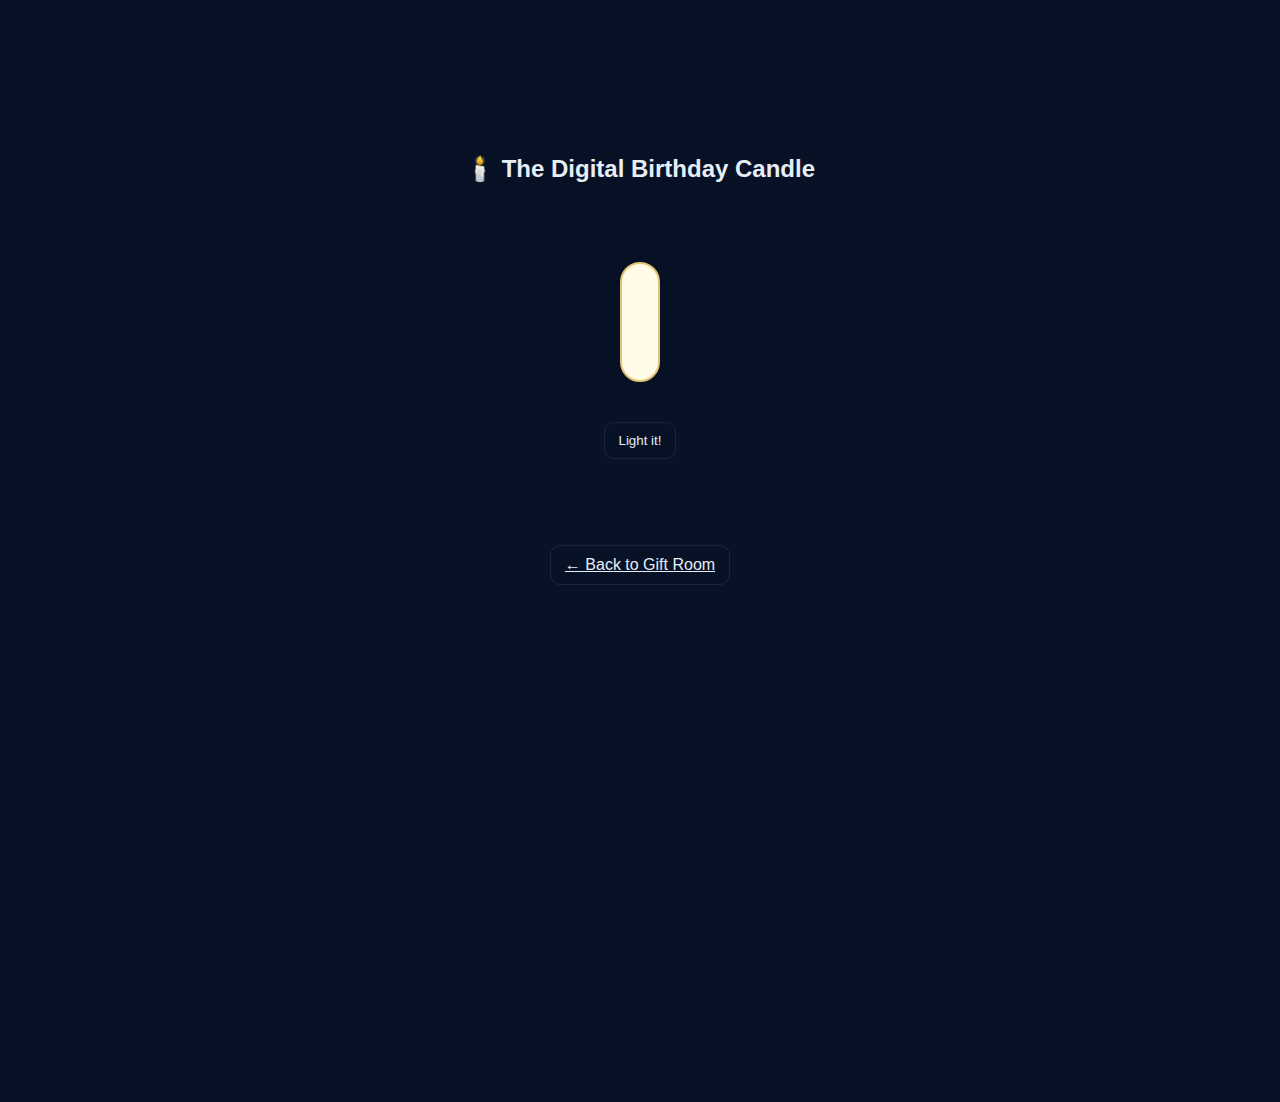
<file: candle.html>
<!doctype html>
<html lang="en">
<head>
  <meta charset="utf-8" />
  <meta name="viewport" content="width=device-width,initial-scale=1" />
  <title>Digital Birthday Candle 🕯️</title>
  <link rel="stylesheet" href="style.css">
  <style>
    .candle-container {
      display: flex; flex-direction: column; align-items: center; justify-content: center; min-height: 80vh;
    }
    .candle-graphic {
      position: relative; width: 80px; height: 180px; margin-bottom: 20px;
    }
    .candle-body {
      width: 40px; height: 120px; background: #fffbe6; border-radius: 20px; border: 2px solid #e2c275; position: absolute; bottom: 0; left: 20px;
      box-shadow: 0 4px 12px rgba(0,0,0,0.08);
    }
    .flame {
      position: absolute; top: 10px; left: 32px; width: 16px; height: 28px; opacity: 0; transition: opacity 0.3s;
      pointer-events: none;
    }
    .flame.lit {
      opacity: 1;
      animation: flicker 0.18s infinite;
    }
    @keyframes flicker {
      0% { transform: scaleY(1) scaleX(1); filter: blur(0px);}
      30% { transform: scaleY(1.1) scaleX(0.95); filter: blur(0.5px);}
      60% { transform: scaleY(0.95) scaleX(1.05); filter: blur(0.2px);}
      100% { transform: scaleY(1) scaleX(1); filter: blur(0px);}
    }
    .puff {
      position: absolute; top: 0; left: 28px; width: 24px; height: 24px; opacity: 0;
      pointer-events: none;
      animation: puffAnim 1s forwards;
    }
    @keyframes puffAnim {
      0% { opacity: 0; transform: scale(0.5);}
      40% { opacity: 1; transform: scale(1.2);}
      100% { opacity: 0; transform: scale(2);}
    }
    .confetti-candle {
      position: absolute; left: 50%; top: 0; width: 100vw; height: 100vh; pointer-events: none; z-index: 10;
    }
    .candle-btn { margin: 20px 0; }
    .candle-message, .candle-easter { margin-top: 18px; font-size: 1.1em; text-align: center; }
    .candle-easter { color: #c77d2c; font-style: italic; }
  </style>
</head>
<body>
  <div class="candle-container">
    <h2>🕯️ The Digital Birthday Candle</h2>
    <div class="candle-graphic">
      <div class="candle-body"></div>
      <svg class="flame" id="flame" viewBox="0 0 16 28">
        <ellipse cx="8" cy="14" rx="7" ry="13" fill="#ffd700" />
        <ellipse cx="8" cy="10" rx="4" ry="7" fill="#ff9900" />
        <ellipse cx="8" cy="8" rx="2" ry="4" fill="#fffbe6" />
      </svg>
      <svg class="puff" id="puff" viewBox="0 0 24 24">
        <ellipse cx="12" cy="12" rx="10" ry="8" fill="#e0e0e0" />
      </svg>
      <canvas id="confettiCandle" class="confetti-candle"></canvas>
    </div>
    <button class="btn candle-btn" id="lightBtn">Light it!</button>
    <div class="candle-message" id="candleMsg"></div>
    <div class="candle-easter" id="candleEaster"></div>
    <a href="giftroom.html" class="btn" style="margin-top:30px;">&#8592; Back to Gift Room</a>
  </div>
  <script>
    // Candle messages
    const messages = [
      // Playful
      "Make a wish… or at least pretend you’re not thinking about cake 🍰",
      "Wish granted. Probably.",
      "Congrats, you’ve successfully lit adulthood 🔥",
      "You’re 18 now. Blow this out before responsibilities catch fire.",
      // Sarcastic
      "Don’t worry, it’s a virtual flame — no adult supervision required.",
      "This candle represents your will to be productive. Good luck keeping it lit.",
      "Making a wish? Better make it a good one; candles aren’t cheap in adulthood.",
      // Thoughtful
      "Make a wish — or don’t. You’re the boss now.",
      "Your 18th wish is officially live.",
      "Light’s on you — literally."
    ];
    const easterEggs = [
      "You didn’t wish for cake, did you?",
      "Nice. Now you’re legally an adult pyromaniac."
    ];
    const flame = document.getElementById('flame');
    const puff = document.getElementById('puff');
    const lightBtn = document.getElementById('lightBtn');
    const candleMsg = document.getElementById('candleMsg');
    const candleEaster = document.getElementById('candleEaster');
    let lit = false, blown = false;

    // Confetti
    function confettiBurst() {
      const canvas = document.getElementById('confettiCandle');
      const ctx = canvas.getContext('2d');
      canvas.width = window.innerWidth;
      canvas.height = window.innerHeight;
      let particles = [];
      for (let i = 0; i < 40; i++) {
        particles.push({
          x: canvas.width/2, y: 180,
          r: Math.random()*7+4,
          c: `hsl(${Math.random()*360},90%,60%)`,
          vx: (Math.random()-0.5)*8,
          vy: -Math.random()*8-4,
          g: 0.25+Math.random()*0.1
        });
      }
      let frame = 0;
      function draw() {
        ctx.clearRect(0,0,canvas.width,canvas.height);
        for (let p of particles) {
          ctx.beginPath();
          ctx.arc(p.x, p.y, p.r, 0, 2*Math.PI);
          ctx.fillStyle = p.c;
          ctx.fill();
          p.x += p.vx;
          p.y += p.vy;
          p.vy += p.g;
        }
        frame++;
        if (frame < 60) requestAnimationFrame(draw);
        else ctx.clearRect(0,0,canvas.width,canvas.height);
      }
      draw();
    }

    // Light candle
    lightBtn.onclick = function() {
      if (lit || blown) return;
      lit = true;
      flame.classList.add('lit');
      candleMsg.textContent = messages[Math.floor(Math.random()*messages.length)];
      confettiBurst();
      // Blow out after 3.5s
      setTimeout(() => {
        flame.classList.remove('lit');
        puff.style.opacity = 1;
        puff.style.animation = "puffAnim 1s forwards";
        blown = true;
        setTimeout(() => {
          puff.style.opacity = 0;
          candleMsg.textContent = "";
          candleEaster.textContent = easterEggs[Math.floor(Math.random()*easterEggs.length)];
        }, 1200);
      }, 3500);
    };

    // Flicker on hover
    flame.addEventListener('mouseenter', () => {
      if (lit && !blown) flame.style.filter = "brightness(1.2)";
    });
    flame.addEventListener('mouseleave', () => {
      flame.style.filter = "";
    });
  </script>
</body>
</html>
</file>
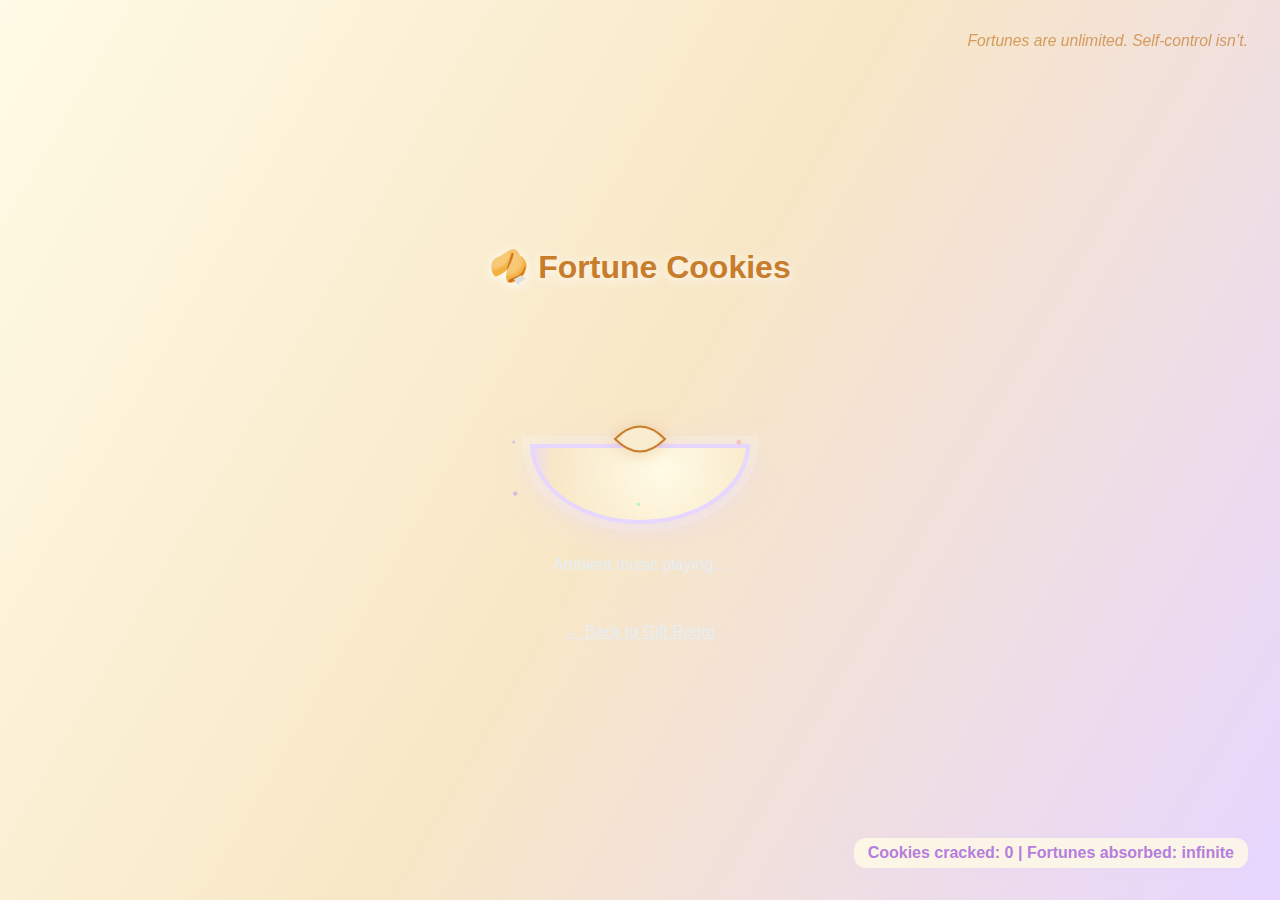
<file: fortune.html>
<!doctype html>
<html lang="en">
<head>
  <meta charset="utf-8" />
  <meta name="viewport" content="width=device-width,initial-scale=1" />
  <title>Fortune Cookies 🥠</title>
  <link rel="stylesheet" href="assets/style.css">
  <style>
    body {
      min-height: 100vh;
      margin: 0;
      font-family: 'Segoe UI', 'Arial', sans-serif;
      background: linear-gradient(120deg, #fffbe6 0%, #f8e7c6 50%, #e7d6ff 100%);
      overflow: hidden;
      position: relative;
    }
    .fortune-container {
      display: flex; flex-direction: column; align-items: center; justify-content: center; min-height: 100vh;
      position: relative;
    }
    .fortune-title {
      font-size: 2em; color: #c77d2c; margin-bottom: 18px; text-shadow: 0 2px 12px #fff;
      font-weight: 700;
    }
    .fortune-ending {
      position: absolute; top: 32px; left: 50%; transform: translateX(-50%);
      font-size: 1.15em; color: #b57edc; font-weight: 600; text-shadow: 0 2px 12px #fff;
      opacity: 0; transition: opacity 2s;
      pointer-events: none;
      z-index: 10;
    }
    .fortune-ending.active {
      opacity: 1;
      animation: endingGlow 2.5s;
    }
    @keyframes endingGlow {
      0% { filter: brightness(1.2);}
      50% { filter: brightness(1.5);}
      100% { filter: brightness(1.2);}
    }
    .bowl-area {
      position: relative; width: 320px; height: 220px; margin-bottom: 32px;
      display: flex; align-items: flex-end; justify-content: center;
    }
    .bowl {
      position: absolute; bottom: 0; left: 50%; transform: translateX(-50%);
      width: 220px; height: 80px;
      background: radial-gradient(circle at 60% 30%, #fffbe6 0%, #f8e7c6 80%, #e7d6ff 100%);
      border-radius: 0 0 110px 110px / 0 0 80px 80px;
      box-shadow: 0 8px 32px #e7d6ff88, 0 0 0 8px #fff3;
      border: 4px solid #e7d6ff;
      z-index: 2;
      animation: bowlGlow 3s infinite linear;
    }
    @keyframes bowlGlow {
      0% { box-shadow: 0 8px 32px #e7d6ff88, 0 0 0 8px #fff3;}
      50% { box-shadow: 0 8px 48px #f8e7c6bb, 0 0 0 12px #fff6;}
      100% { box-shadow: 0 8px 32px #e7d6ff88, 0 0 0 8px #fff3;}
    }
    .cookie {
      position: absolute; left: 50%; bottom: 60px; transform: translateX(-50%);
      width: 70px; height: 50px; cursor: pointer; z-index: 3;
      transition: transform 0.2s;
      animation: wiggle 2.2s infinite;
      filter: drop-shadow(0 2px 8px #c77d2c44);
    }
    @keyframes wiggle {
      0% { transform: translateX(-50%) rotate(-5deg);}
      50% { transform: translateX(-50%) rotate(7deg);}
      100% { transform: translateX(-50%) rotate(-5deg);}
    }
    .cookie.cracked {
      animation: none;
      transform: translateX(-50%) scale(1.1) rotate(0deg);
    }
    .crumbs {
      position: absolute; left: 50%; bottom: 60px; transform: translateX(-50%);
      pointer-events: none; z-index: 4;
    }
    .fortune-strip {
      position: absolute; left: 50%; bottom: 120px; transform: translateX(-50%);
      min-width: 180px; max-width: 240px; padding: 12px 18px;
      background: linear-gradient(90deg, #fffbe6 0%, #f8e7c6 100%);
      border-radius: 18px; box-shadow: 0 2px 18px #e7d6ff88;
      color: #c77d2c; font-size: 1.08em; font-weight: 600; text-align: center;
      opacity: 0; transition: opacity 0.7s, filter 0.5s;
      z-index: 5;
      animation: stripUnfold 1.2s;
    }
    .fortune-strip.active {
      opacity: 1;
      filter: brightness(1.2) drop-shadow(0 0 8px #fff6);
    }
    @keyframes stripUnfold {
      0% { transform: translateX(-50%) scaleY(0.2);}
      60% { transform: translateX(-50%) scaleY(1.1);}
      100% { transform: translateX(-50%) scaleY(1);}
    }
    .sparkle-canvas {
      position: absolute; left: 0; top: 0; width: 100%; height: 100%; pointer-events: none; z-index: 6;
    }
    .fortune-counter {
      position: absolute; bottom: 32px; right: 32px; font-size: 1em; color: #b57edc; font-weight: 600;
      background: #fffbe6cc; border-radius: 12px; padding: 6px 14px; box-shadow: 0 2px 8px #e7d6ff44;
      z-index: 10;
    }
    .fortune-note {
      position: absolute; top: 32px; right: 32px; font-size: 0.98em; color: #c77d2c; font-style: italic;
      opacity: 0.7; z-index: 10;
    }
    .fortune-back {
      margin-top: 38px;
    }
  </style>
</head>
<body>
  <div class="fortune-container">
    <div class="fortune-title">🥠 Fortune Cookies</div>
    <div class="fortune-ending" id="fortuneEnding">Fortune favors the chaotic. You’re in luck.</div>
    <div class="bowl-area">
      <div class="bowl"></div>
      <svg class="cookie" id="cookie" viewBox="0 0 70 50">
        <path d="M10 25 Q35 0 60 25 Q35 50 10 25 Z" fill="#f8e7c6" stroke="#c77d2c" stroke-width="2"/>
        <ellipse cx="35" cy="25" rx="18" ry="10" fill="#fffbe6" opacity="0.3"/>
      </svg>
      <div class="crumbs" id="crumbs"></div>
      <div class="fortune-strip" id="fortuneStrip"></div>
      <canvas id="sparkleCanvas" class="sparkle-canvas"></canvas>
    </div>
    <div class="fortune-note">Fortunes are unlimited. Self-control isn’t.</div>
    <div class="fortune-counter" id="fortuneCounter">Cookies cracked: 0 | Fortunes absorbed: infinite</div>
    <div class="fortune-music">Ambient music playing...</div>
    <a href="giftroom.html" class="btn fortune-back">&#8592; Back to Gift Room</a>
    <audio id="fortuneAudio" src="https://cdn.pixabay.com/audio/2022/10/16/audio_12b7b8b7b7.mp3" loop autoplay></audio>
  </div>
  <script>
    // Fortunes
    const fortunes = [
      // Funny/Sarcastic
      "Your future looks bright. Possibly because your phone’s on max brightness.",
      "The universe says: drink some water, adult.",
      "You will soon realize taxes are not optional.",
      "Tomorrow holds great things — like snacks.",
      "You’re 18 now, which means… still no one knows what they’re doing.",
      "Good news: you’re unstoppable. Bad news: so is adulthood.",
      "Your vibe will confuse people — in a good way.",
      "One word for your future: slay.",
      // Sweet/Thoughtful
      "The next chapter starts with you laughing, not stressing.",
      "You’re about to glow in ways that screenshots can’t capture.",
      "You’ll find peace in small moments — and probably memes.",
      "Someone out there’s proud of how far you’ve come (spoiler: it’s everyone).",
      "A door will open soon. Hopefully it’s not just the fridge.",
      // Rare/Easter egg
      { text: "You just got a rare one. Go buy a lottery ticket. Or don’t.", rare: true },
      { text: "Special cookie: Find the secret page!", rare: true, link: "secret.html" }
    ];
    let cracked = 0;
    const cookie = document.getElementById('cookie');
    const fortuneStrip = document.getElementById('fortuneStrip');
    const crumbs = document.getElementById('crumbs');
    const fortuneCounter = document.getElementById('fortuneCounter');
    const fortuneEnding = document.getElementById('fortuneEnding');
    let rareShown = false;

    // Sparkle particles
    const canvas = document.getElementById('sparkleCanvas');
    const ctx = canvas.getContext('2d');
    function resizeCanvas() {
      canvas.width = 320;
      canvas.height = 220;
    }
    resizeCanvas();
    window.addEventListener('resize', resizeCanvas);

    let sparkles = [];
    function spawnSparkle() {
      sparkles.push({
        x: Math.random()*canvas.width,
        y: canvas.height-10,
        r: Math.random()*2+1,
        vy: -Math.random()*1.5-0.5,
        alpha: 1,
        color: `hsl(${Math.random()*360},80%,80%)`
      });
    }
    function drawSparkles() {
      ctx.clearRect(0,0,canvas.width,canvas.height);
      for (let s of sparkles) {
        ctx.globalAlpha = s.alpha;
        ctx.beginPath();
        ctx.arc(s.x, s.y, s.r, 0, 2*Math.PI);
        ctx.fillStyle = s.color;
        ctx.fill();
        s.y += s.vy;
        s.alpha -= 0.012;
      }
      sparkles = sparkles.filter(s => s.alpha > 0);
      if (Math.random() < 0.18) spawnSparkle();
      requestAnimationFrame(drawSparkles);
    }
    drawSparkles();

    // Cookie crack animation
    function showCrumbs() {
      crumbs.innerHTML = '';
      for (let i = 0; i < 8; i++) {
        const c = document.createElement('div');
        c.style.position = 'absolute';
        c.style.width = c.style.height = (Math.random()*6+4)+'px';
        c.style.background = '#f8e7c6';
        c.style.borderRadius = '50%';
        c.style.left = (35 + Math.random()*30-15) + 'px';
        c.style.top = (20 + Math.random()*20-10) + 'px';
        c.style.opacity = 0.7;
        c.style.boxShadow = '0 1px 4px #c77d2c44';
        crumbs.appendChild(c);
        setTimeout(()=>{ c.style.opacity = 0; }, 700+Math.random()*400);
      }
      setTimeout(()=>{ crumbs.innerHTML = ''; }, 1200);
    }

    // Fortune logic
    function crackCookie() {
      if (cookie.classList.contains('cracked')) return;
      cracked++;
      cookie.classList.add('cracked');
      showCrumbs();
      let fortune;
      // Rare fortune logic
      if (!rareShown && Math.random() < 0.13) {
        fortune = fortunes.filter(f=>typeof f==='object'&&f.rare)[Math.floor(Math.random()*2)];
        rareShown = true;
      } else {
        let pool = fortunes.filter(f=>typeof f==='string');
        fortune = pool[Math.floor(Math.random()*pool.length)];
      }
      fortuneStrip.classList.remove('active');
      setTimeout(() => {
        if (typeof fortune === 'object' && fortune.link) {
          fortuneStrip.innerHTML = `<span style="color:#d4af37;">${fortune.text}</span><br><a href="${fortune.link}" class="btn" style="margin-top:8px;">Go to Secret Gift</a>`;
        } else if (typeof fortune === 'object' && fortune.rare) {
          fortuneStrip.innerHTML = `<span style="color:#d4af37;">${fortune.text}</span>`;
        } else {
          fortuneStrip.textContent = fortune;
        }
        fortuneStrip.classList.add('active');
        // Sparkle sound
        let sparkle = new Audio("https://cdn.pixabay.com/audio/2022/03/15/audio_3c2e3d7a7e.mp3");
        sparkle.volume = 0.3;
        sparkle.play().catch(()=>{});
        // Hide after 2.5s
        setTimeout(() => {
          fortuneStrip.classList.remove('active');
          // Giggle sound
          let giggle = new Audio("https://cdn.pixabay.com/audio/2022/03/15/audio_3c2e3d7a7e.mp3");
          giggle.volume = 0.15;
          giggle.play().catch(()=>{});
          cookie.classList.remove('cracked');
          fortuneStrip.textContent = '';
          fortuneStrip.innerHTML = '';
        }, 2500);
      }, 600);
      fortuneCounter.textContent = `Cookies cracked: ${cracked} | Fortunes absorbed: infinite`;
      // Ending message after 7
      if (cracked === 7) {
        setTimeout(() => {
          fortuneEnding.classList.add('active');
          document.querySelector('.bowl').style.boxShadow = "0 8px 60px #b57edc88, 0 0 0 16px #fff6";
        }, 1800);
      }
    }
    cookie.onclick = crackCookie;

    // Music autoplay/fade
    const audio = document.getElementById('fortuneAudio');
    audio.volume = 0.7;
    audio.play().catch(()=>{});
  </script>
</body>
</html>
</file>
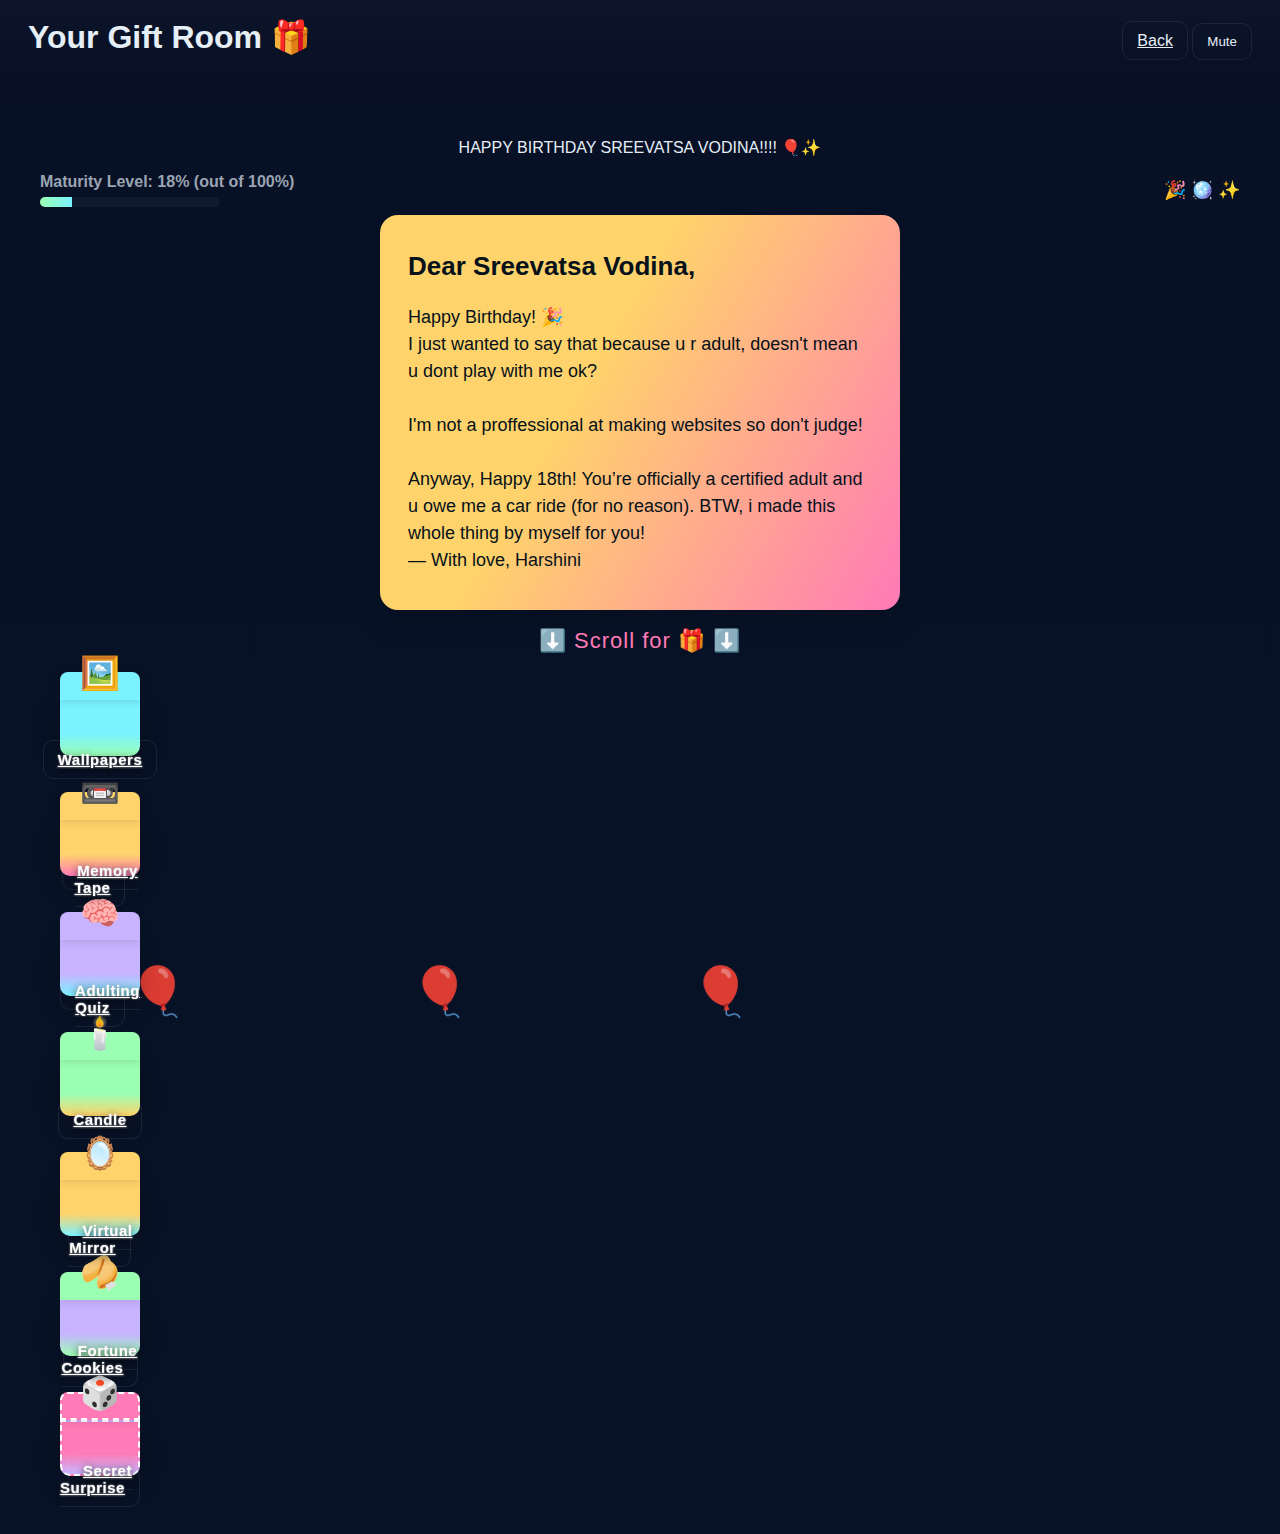
<file: giftroom.html>
<!doctype html>
<html lang="en">
<head>
  <meta charset="utf-8" />
  <meta name="viewport" content="width=device-width,initial-scale=1" />
  <title>Gift Room — Virtually Yours</title>
  <link rel="stylesheet" href="assets/style.css">
</head>
<body class="giftroom">
  <header class="gr-header">
    <h1>Your Gift Room 🎁</h1>
    <div class="header-controls">
      <a href="index.html" class="btn">Back</a>
      <button id="muteBtn" class="btn">Mute</button>
    </div>
  </header>

  <main class="room">
    <p class="intro">HAPPY BIRTHDAY SREEVATSA VODINA!!!! 🎈✨</p>

    <div class="room-top">
      <div class="progress">Maturity Level: <span id="maturity">18% (out of 100%)</span>
        <div class="progress-bar"><div id="progressFill" style="width:18%"></div></div>
      </div>
      <div class="emoji-cloud">🎉 🪩 ✨</div>
    </div>

    <section class="intro-letter">
      <div class="letter-card">
        <h2>Dear Sreevatsa Vodina,</h2>
        <p>Happy Birthday! 🎉<br>
        I just wanted to say that because u r adult, doesn't mean u dont play with me ok?<br><br> I'm not a proffessional at making websites so don't judge!<br><br>
        Anyway, Happy 18th! You’re officially a certified adult and u owe me a car ride (for no reason). BTW, i made this whole thing by myself for you!<br>
        — With love, Harshini</p>
      </div>
    </section>
    <div class="scroll-cue">⬇️ Scroll for 🎁 ⬇️</div>
      <div class="gift giftbox color2" data-gift="wallpapers">
        <div class="box-lid"></div>
        <div class="box-base"></div>
        <span class="gift-emoji">🖼️</span>
        <span class="gift-label"><a href="wallpapers.html" class="btn" id="wallpapersBtn">Wallpapers</a></span>
      </div>
      <div class="gift giftbox color3" data-gift="slideshow">
        <div class="box-lid"></div>
        <div class="box-base"></div>
        <span class="gift-emoji">📼</span>
        <span class="gift-label"><a href="slideshow.html" class="btn" id="slideshowBtn">Memory Tape</a></span>
      </div>
      <div class="gift giftbox color4" data-gift="quiz">
        <div class="box-lid"></div>
        <div class="box-base"></div>
        <span class="gift-emoji">🧠</span>
        <span class="gift-label"><a href="quiz.html" class="btn" id="quizBtn">Adulting Quiz</a></span>
      </div>
      <div class="gift giftbox color5" data-gift="candle">
        <div class="box-lid"></div>
        <div class="box-base"></div>
        <span class="gift-emoji">🕯️</span>
        <span class="gift-label"><a href="candle.html" class="btn" id="candleBtn">Candle</a></span>
      </div>
      <div class="gift giftbox color7" data-gift="mirror">
        <div class="box-lid"></div>
        <div class="box-base"></div>
        <span class="gift-emoji">🪞</span>
        <span class="gift-label"><a href="mirror.html" class="btn" id="mirrorBtn">Virtual Mirror</a></span>
      </div>
      <div class="gift giftbox color8" data-gift="fortune">
        <div class="box-lid"></div>
        <div class="box-base"></div>
        <span class="gift-emoji">🥠</span>
        <span class="gift-label"><a href="fortune.html" class="btn" id="fortuneBtn">Fortune Cookies</a></span>
      </div>
      <div class="gift giftbox color10 secret" data-gift="secret">
        <div class="box-lid"></div>
        <div class="box-base"></div>
        <span class="gift-emoji">🎲</span>
        <span class="gift-label"><a href="secret.html" class="btn" id="secretBtn">Secret Surprise</a></span>
      </div>
    </section>
  </main>

  <!-- Modals -->
  <div id="modal" class="modal hidden" role="dialog" aria-hidden="true">
    <div class="modal-inner">
      <button id="closeModal" class="close">✕</button>
      <div id="modalContent"></div>
    </div>
  </div>

  <canvas id="confettiCanvas2" class="confetti"></canvas>
  <script src="assets/script.js"></script>
</body>
</html>
</file>
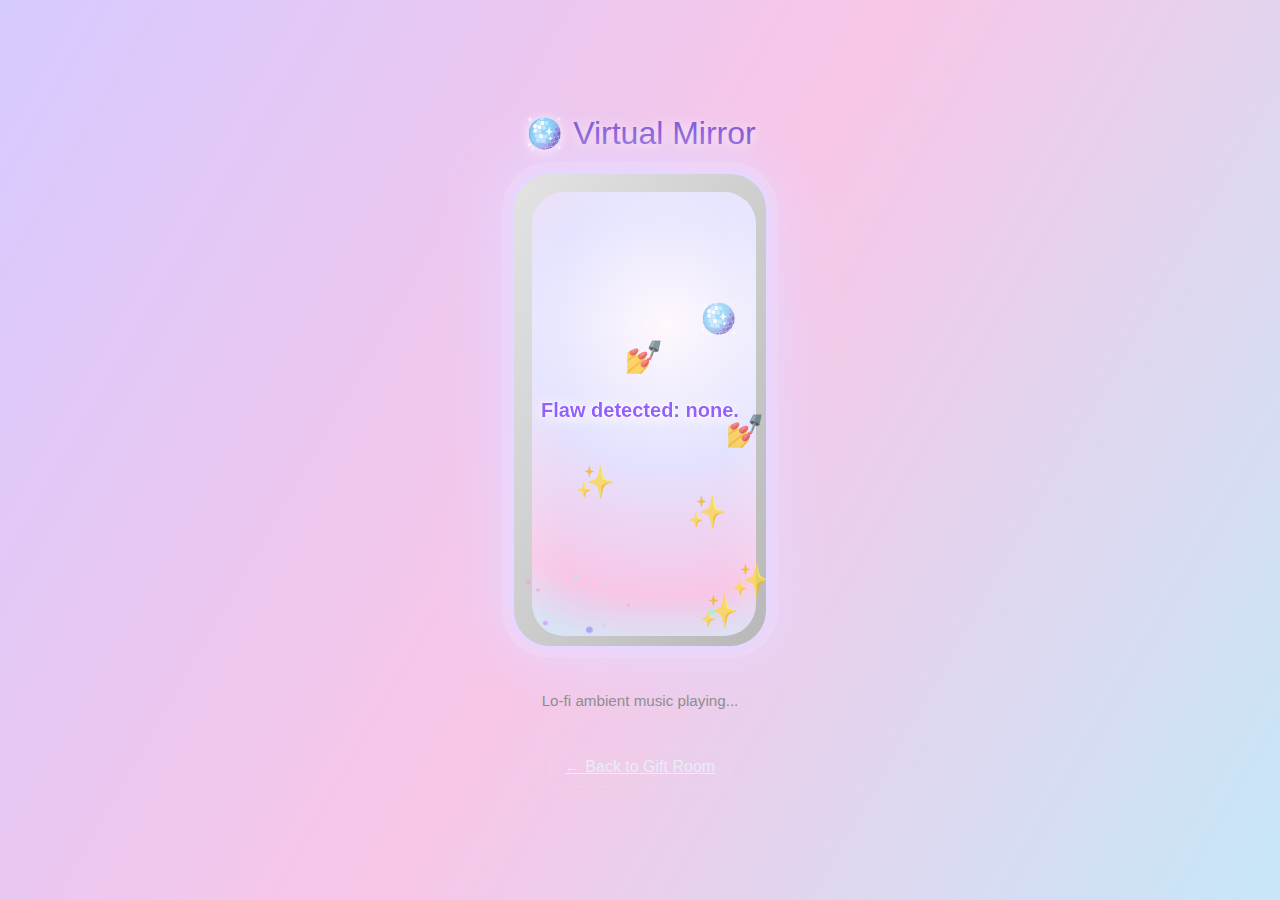
<file: mirror.html>
<!doctype html>
<html lang="en">
<head>
  <meta charset="utf-8" />
  <meta name="viewport" content="width=device-width,initial-scale=1" />
  <title>Virtual Mirror 🪩</title>
  <link rel="stylesheet" href="assets/style.css">
  <style>
    body {
      min-height: 100vh;
      margin: 0;
      font-family: 'Segoe UI', 'Arial', sans-serif;
      background: linear-gradient(120deg, #d6caff 0%, #f8c6e7 50%, #c6e7f8 100%);
      overflow: hidden;
    }
    .mirror-container {
      display: flex; flex-direction: column; align-items: center; justify-content: center; min-height: 100vh;
      position: relative;
    }
    .mirror-frame {
      position: relative;
      width: 260px; height: 480px;
      border-radius: 40px;
      background: linear-gradient(120deg, #e3e3e3 0%, #b8b8b8 100%);
      box-shadow: 0 0 60px 10px #e7d6ff, 0 0 0 8px #fff3;
      border: 4px solid #e7d6ff;
      overflow: hidden;
      margin-bottom: 24px;
      animation: shine 2.5s infinite linear;
    }
    @keyframes shine {
      0% { box-shadow: 0 0 60px 10px #e7d6ff, 0 0 0 8px #fff3; }
      50% { box-shadow: 0 0 80px 18px #f8c6e7, 0 0 0 12px #fff6; }
      100% { box-shadow: 0 0 60px 10px #e7d6ff, 0 0 0 8px #fff3; }
    }
    .mirror-reflection {
      position: absolute;
      left: 18px; top: 18px;
      width: 224px; height: 444px;
      border-radius: 32px;
      background: radial-gradient(circle at 60% 30%, #fff8fc 0%, #e3e3ff 40%, #f8c6e7 80%, #c6e7f8 100%);
      box-shadow: 0 0 40px 10px #fff3 inset;
      overflow: hidden;
      z-index: 2;
      animation: ripple 4s infinite linear;
    }
    @keyframes ripple {
      0% { filter: blur(0.5px) brightness(1); }
      20% { filter: blur(1.5px) brightness(1.05); }
      40% { filter: blur(2px) brightness(1.1); }
      60% { filter: blur(1.5px) brightness(1.05);}
      80% { filter: blur(0.5px) brightness(1);}
      100% { filter: blur(0.5px) brightness(1);}
    }
    .mirror-message {
      position: absolute;
      top: 50%; left: 50%;
      transform: translate(-50%, -50%);
      width: 80%;
      text-align: center;
      font-size: 1.25em;
      color: #7c4fd1;
      font-weight: 600;
      text-shadow: 0 2px 12px #fff, 0 0 2px #c6e7f8;
      z-index: 3;
      opacity: 0;
      transition: opacity 0.7s, filter 0.5s;
      filter: brightness(1);
      pointer-events: none;
    }
    .mirror-message.active {
      opacity: 1;
      filter: brightness(1.2) drop-shadow(0 0 8px #fff6);
      animation: pulse 1.2s;
    }
    @keyframes pulse {
      0% { filter: brightness(1.2) scale(1.05);}
      50% { filter: brightness(1.4) scale(1.12);}
      100% { filter: brightness(1.2) scale(1.05);}
    }
    .mirror-verdict {
      position: absolute;
      bottom: 32px; left: 50%;
      transform: translateX(-50%);
      width: 90%;
      text-align: center;
      font-size: 1.1em;
      color: #d17cba;
      font-weight: 700;
      opacity: 0;
      transition: opacity 1.5s;
      z-index: 4;
      pointer-events: none;
    }
    .mirror-verdict.active {
      opacity: 1;
      animation: shimmer 2.5s;
    }
    @keyframes shimmer {
      0% { filter: brightness(1.2);}
      50% { filter: brightness(1.5);}
      100% { filter: brightness(1.2);}
    }
    .floating-emojis {
      position: absolute; left: 0; top: 0; width: 100%; height: 100%; pointer-events: none; z-index: 5;
    }
    .emoji {
      position: absolute; font-size: 2em; opacity: 0.7;
      animation: floatEmoji 8s linear infinite;
    }
    @keyframes floatEmoji {
      0% { transform: translateY(0) scale(1);}
      50% { transform: translateY(-40px) scale(1.2);}
      100% { transform: translateY(0) scale(1);}
    }
    .sparkle-canvas {
      position: absolute; left: 0; top: 0; width: 100%; height: 100%; pointer-events: none; z-index: 6;
    }
    .mirror-title {
      font-size: 2em; color: #7c4fd1; margin-bottom: 18px; text-shadow: 0 2px 12px #fff;
    }
    .mirror-music {
      margin-top: 18px; color: #888; font-size: 0.95em;
    }
    .mirror-back {
      margin-top: 38px;
    }
  </style>
</head>
<body>
  <div class="mirror-container">
    <div class="mirror-title">🪩 Virtual Mirror</div>
    <div class="mirror-frame">
      <div class="mirror-reflection"></div>
      <canvas id="sparkleCanvas" class="sparkle-canvas"></canvas>
      <div class="mirror-message" id="mirrorMsg"></div>
      <div class="mirror-verdict" id="mirrorVerdict">Mirror’s verdict: iconic. Proceed to keep slaying.</div>
      <div class="floating-emojis" id="floatingEmojis"></div>
    </div>
    <div class="mirror-music">Lo-fi ambient music playing...</div>
    <a href="giftroom.html" class="btn mirror-back">&#8592; Back to Gift Room</a>
    <audio id="mirrorAudio" src="https://cdn.pixabay.com/audio/2022/10/16/audio_12b7b8b7b7.mp3" loop autoplay></audio>
  </div>
  <script>
    // Mirror messages
    const messages = [
      "Flaw detected: none.",
      "System update complete — main character activated.",
      "Mirror says you’re glowing harder than your phone at 2 AM.",
      "Certified adult, uncertified chaos.",
      "Error 404: imperfections not found.",
      "You’re literally breaking the reflection algorithm rn.",
      "Who gave you permission to look this good?",
      "Vibes = immaculate. Confidence = loading (just kidding, already maxed).",
      "18 and already confusing the universe — impressive.",
      "This mirror is legally required to hype you up."
    ];
    let msgIndex = 0, msgCount = 0;
    const mirrorMsg = document.getElementById('mirrorMsg');
    const mirrorVerdict = document.getElementById('mirrorVerdict');
    mirrorVerdict.style.opacity = 0;

    function showMessage() {
      mirrorMsg.textContent = messages[msgIndex];
      mirrorMsg.classList.add('active');
      setTimeout(() => {
        mirrorMsg.classList.remove('active');
      }, 2200);
      msgIndex = (msgIndex + 1) % messages.length;
      msgCount++;
      // Show verdict after 6 messages
      if (msgCount === 6) {
        setTimeout(() => {
          mirrorVerdict.classList.add('active');
        }, 2500);
        // Fade music
        setTimeout(() => {
          document.getElementById('mirrorAudio').volume = 0.3;
        }, 3500);
      }
    }
    // Rotate messages every 3.5s
    showMessage();
    let msgInterval = setInterval(() => {
      showMessage();
      // Flare effect
      document.querySelector('.mirror-reflection').style.filter = "brightness(1.3)";
      setTimeout(() => {
        document.querySelector('.mirror-reflection').style.filter = "";
      }, 900);
    }, 3500);

    // Floating emojis
    const emojis = ["💫","✨","💅","🪩"];
    const floatingEmojis = document.getElementById('floatingEmojis');
    for (let i = 0; i < 7; i++) {
      const span = document.createElement('span');
      span.className = 'emoji';
      span.textContent = emojis[Math.floor(Math.random()*emojis.length)];
      span.style.left = (Math.random()*80+10) + "%";
      span.style.top = (Math.random()*80+10) + "%";
      span.style.animationDelay = (Math.random()*6) + "s";
      floatingEmojis.appendChild(span);
    }

    // Sparkle particles
    const canvas = document.getElementById('sparkleCanvas');
    const ctx = canvas.getContext('2d');
    function resizeCanvas() {
      canvas.width = 224;
      canvas.height = 444;
    }
    resizeCanvas();
    window.addEventListener('resize', resizeCanvas);

    let sparkles = [];
    function spawnSparkle() {
      sparkles.push({
        x: Math.random()*canvas.width,
        y: canvas.height-10,
        r: Math.random()*2+1,
        vy: -Math.random()*1.5-0.5,
        alpha: 1,
        color: `hsl(${Math.random()*360},80%,80%)`
      });
    }
    function drawSparkles() {
      ctx.clearRect(0,0,canvas.width,canvas.height);
      for (let s of sparkles) {
        ctx.globalAlpha = s.alpha;
        ctx.beginPath();
        ctx.arc(s.x, s.y, s.r, 0, 2*Math.PI);
        ctx.fillStyle = s.color;
        ctx.fill();
        s.y += s.vy;
        s.alpha -= 0.012;
      }
      sparkles = sparkles.filter(s => s.alpha > 0);
      if (Math.random() < 0.18) spawnSparkle();
      requestAnimationFrame(drawSparkles);
    }
    drawSparkles();

    // Music autoplay/fade
    const audio = document.getElementById('mirrorAudio');
    audio.volume = 0.7;
    audio.play().catch(()=>{});
  </script>
</body>
</html>
</file>
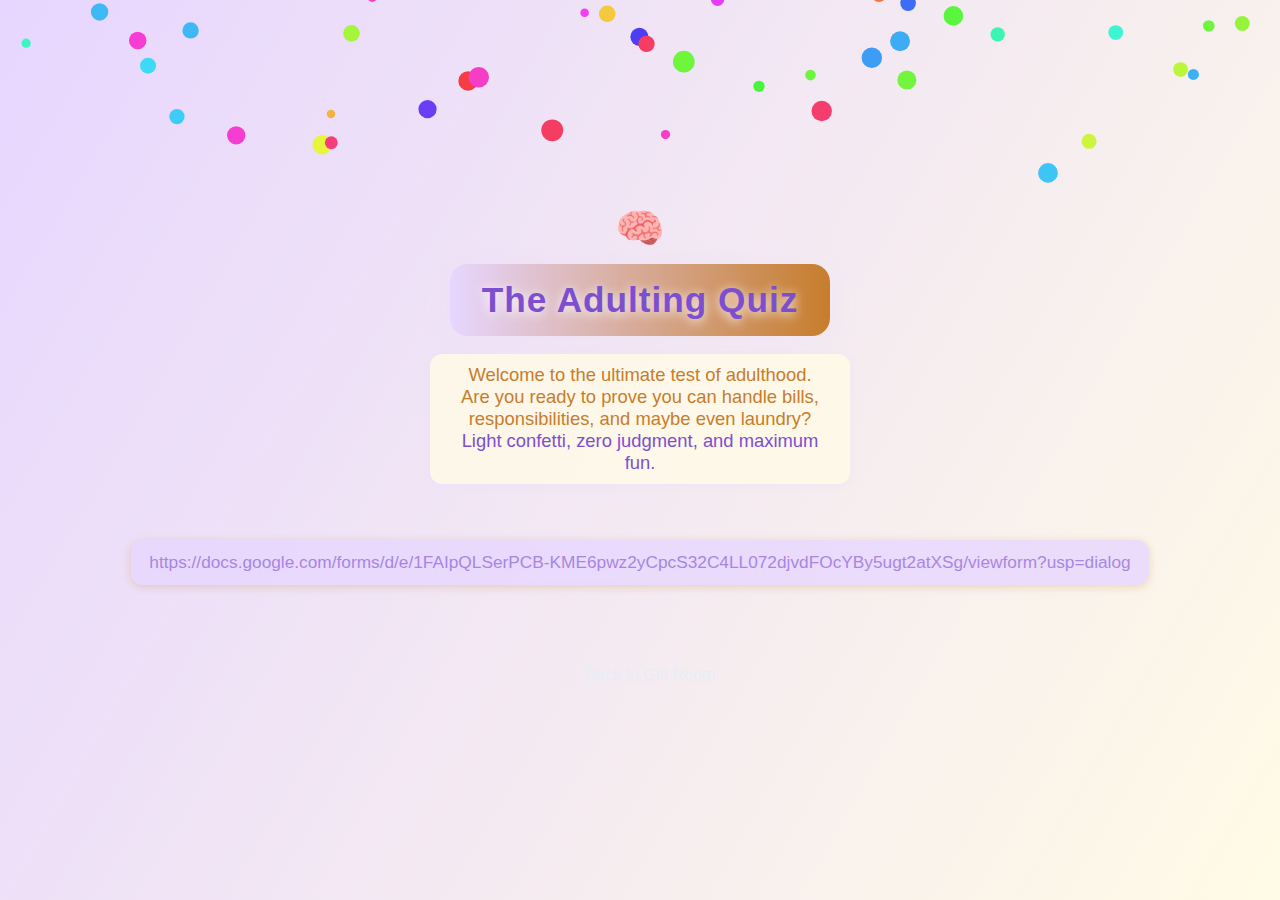
<file: quiz.html>
<!doctype html>
<html lang="en">
<head>
  <meta charset="utf-8" />
  <meta name="viewport" content="width=device-width,initial-scale=1" />
  <title>Adulting Quiz 🧠</title>
  <link rel="stylesheet" href="assets/style.css">
  <style>
    body {
      background: linear-gradient(120deg, #e7d6ff 0%, #fffbe6 100%);
      min-height: 100vh;
      margin: 0;
      font-family: 'Segoe UI', 'Arial', sans-serif;
      overflow-x: hidden;
    }
    .quiz-container {
      display: flex; flex-direction: column; align-items: center; justify-content: center; min-height: 100vh;
      position: relative;
    }
    .quiz-banner {
      font-size: 2.2em; color: #7c4fd1; margin-bottom: 18px; text-shadow: 0 2px 12px #fff;
      font-weight: 700; letter-spacing: 1px;
      background: linear-gradient(90deg, #e7d6ff 0%, #c77d2c 100%);
      border-radius: 18px; padding: 16px 32px; box-shadow: 0 4px 24px #e7d6ff44;
      animation: bannerPulse 2.5s infinite;
    }
    @keyframes bannerPulse {
      0% { filter: brightness(1.1);}
      50% { filter: brightness(1.3);}
      100% { filter: brightness(1.1);}
    }
    .quiz-desc {
      font-size: 1.15em; color: #c77d2c; text-align: center; margin-bottom: 24px; font-weight: 500;
      background: #fffbe6cc; border-radius: 12px; padding: 10px 18px; box-shadow: 0 2px 8px #e7d6ff44;
      max-width: 420px;
    }
    .quiz-link-area {
      margin: 32px 0;
      font-size: 1.08em; color: #7c4fd1; text-align: center;
      background: #e7d6ffcc; border-radius: 12px; padding: 12px 18px; box-shadow: 0 2px 8px #c77d2c44;
      min-height: 38px;
    }
    .quiz-back {
      margin-top: 38px;
    }
    .confetti-canvas {
      position: absolute; left: 0; top: 0; width: 100vw; height: 100vh; pointer-events: none; z-index: 10;
    }
    .quiz-emoji {
      font-size: 2.5em; margin-bottom: 12px; animation: emojiBounce 2s infinite;
      display: block;
    }
    @keyframes emojiBounce {
      0% { transform: translateY(0);}
      50% { transform: translateY(-12px);}
      100% { transform: translateY(0);}
    }
  </style>
</head>
<body>
  <div class="quiz-container">
    <span class="quiz-emoji">🧠</span>
    <div class="quiz-banner">The Adulting Quiz</div>
    <div class="quiz-desc">
      Welcome to the ultimate test of adulthood.<br>
      Are you ready to prove you can handle bills, responsibilities, and maybe even laundry?<br>
      <span style="color:#7c4fd1;">Light confetti, zero judgment, and maximum fun.</span>
    </div>
    <div class="quiz-link-area" id="quizLinkArea">
      <!-- Paste your quiz link here later! -->
      <span style="opacity:0.6;">https://docs.google.com/forms/d/e/1FAIpQLSerPCB-KME6pwz2yCpcS32C4LL072djvdFOcYBy5ugt2atXSg/viewform?usp=dialog</span>
    </div>
    <a href="giftroom.html" class="btn quiz-back">&#8592; Back to Gift Room</a>
    <canvas id="confettiQuiz" class="confetti-canvas"></canvas>
  </div>
  <script>
    // Continuous falling confetti
    function confettiFall() {
      const canvas = document.getElementById('confettiQuiz');
      const ctx = canvas.getContext('2d');
      canvas.width = window.innerWidth;
      canvas.height = window.innerHeight;
      let particles = [];
      function spawnParticle() {
        particles.push({
          x: Math.random()*canvas.width,
          y: -10,
          r: Math.random()*7+4,
          c: `hsl(${Math.random()*360},90%,60%)`,
          vx: (Math.random()-0.5)*1.5,
          vy: Math.random()*2+1.5,
          g: 0.05+Math.random()*0.05
        });
      }
      function draw() {
        ctx.clearRect(0,0,canvas.width,canvas.height);
        if (particles.length < 40) spawnParticle();
        for (let p of particles) {
          ctx.beginPath();
          ctx.arc(p.x, p.y, p.r, 0, 2*Math.PI);
          ctx.fillStyle = p.c;
          ctx.fill();
          p.x += p.vx;
          p.y += p.vy;
          p.vy += p.g;
        }
        particles = particles.filter(p => p.y < canvas.height+20);
        requestAnimationFrame(draw);
      }
      draw();
    }
    window.onload = confettiFall;
  </script>
</body>
</html>
</html>
</file>
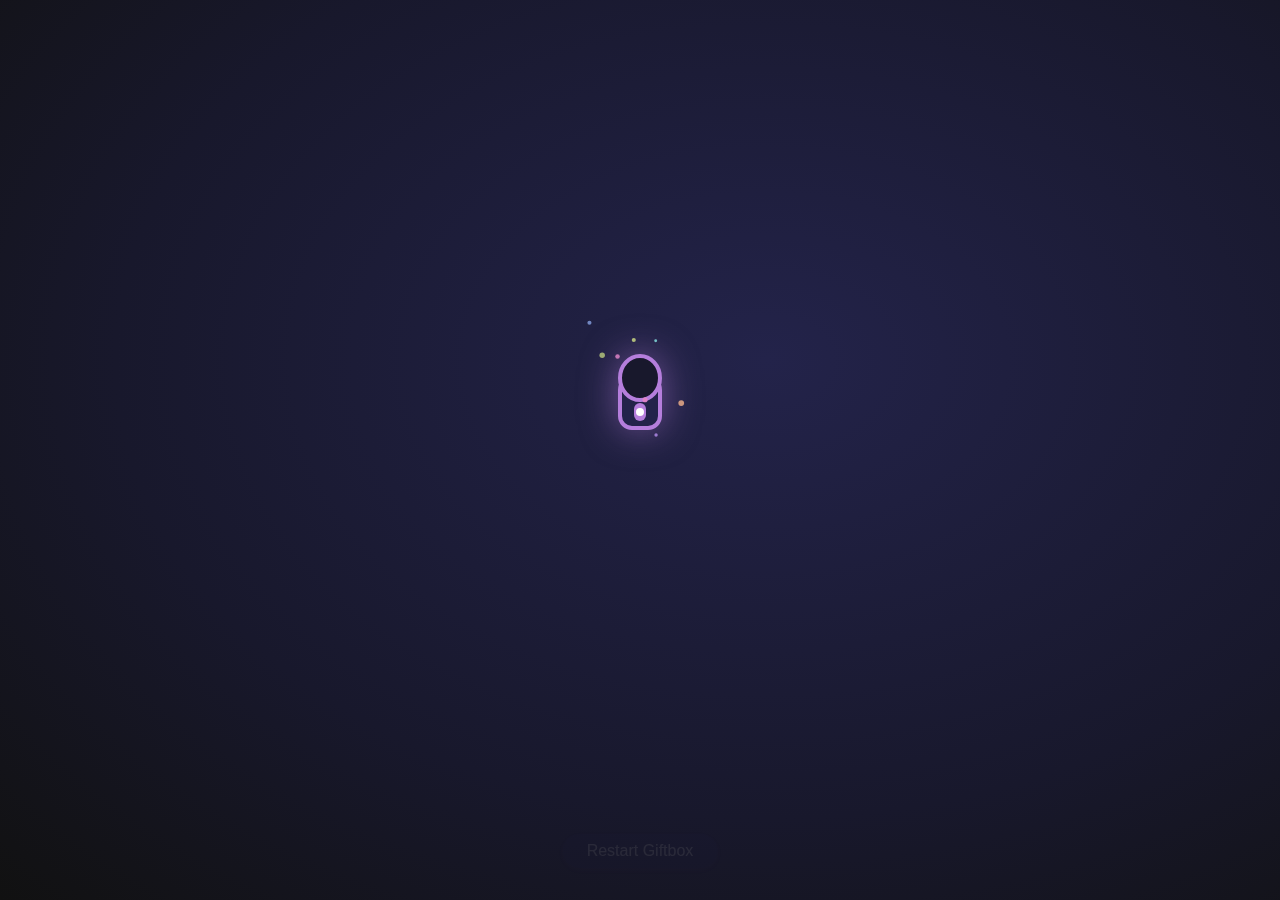
<file: secret.html>
<!doctype html>
<html lang="en">
<head>
  <meta charset="utf-8" />
  <meta name="viewport" content="width=device-width,initial-scale=1" />
  <title>Secret Gift 🗝️</title>
  <link rel="stylesheet" href="assets/style.css">
  <style>
    body {
      min-height: 100vh;
      margin: 0;
      font-family: 'Segoe UI', 'Arial', sans-serif;
      background: #111;
      overflow: hidden;
      position: relative;
    }
    .secret-bg {
      position: fixed; left: 0; top: 0; width: 100vw; height: 100vh; z-index: 0;
      background: radial-gradient(ellipse at 60% 40%, #23234a 0%, #18182c 60%, #111 100%);
      animation: secretShift 12s infinite alternate;
    }
    @keyframes secretShift {
      0% { background: radial-gradient(ellipse at 60% 40%, #23234a 0%, #18182c 60%, #111 100%);}
      100% { background: radial-gradient(ellipse at 40% 60%, #2a1a3d 0%, #23234a 60%, #111 100%);}
    }
    .secret-container {
      display: flex; flex-direction: column; align-items: center; justify-content: center; min-height: 100vh;
      position: relative; z-index: 2;
    }
    .lock-area {
      position: relative; width: 120px; height: 160px; margin-bottom: 32px;
      display: flex; align-items: center; justify-content: center;
    }
    .lock-icon {
      position: absolute; left: 50%; top: 50%; transform: translate(-50%, -50%);
      width: 80px; height: 120px;
      filter: drop-shadow(0 0 18px #b57edc88);
      cursor: pointer;
      transition: filter 0.5s;
      animation: pulseLock 2.5s infinite;
    }
    @keyframes pulseLock {
      0% { filter: drop-shadow(0 0 18px #b57edc88);}
      50% { filter: drop-shadow(0 0 32px #b57edc);}
      100% { filter: drop-shadow(0 0 18px #b57edc88);}
    }
    .lock-icon.unlocked {
      animation: none;
      filter: drop-shadow(0 0 32px #fff);
    }
    .particles {
      position: absolute; left: 0; top: 0; width: 100%; height: 100%; pointer-events: none; z-index: 1;
    }
    .secret-message {
      font-size: 1.18em; color: #e7d6ff; text-align: center; max-width: 420px;
      margin: 0 auto; opacity: 0; transition: opacity 1.5s;
      font-weight: 500; text-shadow: 0 2px 12px #23234a;
      margin-bottom: 18px;
    }
    .secret-message.active {
      opacity: 1;
      animation: fadeInMsg 2.5s;
    }
    @keyframes fadeInMsg {
      0% { opacity: 0;}
      100% { opacity: 1;}
    }
    .secret-note {
      font-size: 1.08em; color: #b57edc; text-align: center; margin-top: 18px; opacity: 0; transition: opacity 1.5s;
      font-weight: 500; text-shadow: 0 2px 12px #23234a;
    }
    .secret-note.active {
      opacity: 1;
      animation: fadeInMsg 2.5s;
    }
    .infinity {
      margin: 32px auto 0 auto; text-align: center; opacity: 0; transition: opacity 2s;
      animation: infinityPulse 3s infinite;
      font-size: 2.5em; color: #b57edc; text-shadow: 0 0 18px #fff6;
    }
    .infinity.active {
      opacity: 1;
    }
    @keyframes infinityPulse {
      0% { filter: brightness(1.2);}
      50% { filter: brightness(1.5);}
      100% { filter: brightness(1.2);}
    }
    .restart-btn {
      position: absolute; bottom: 32px; left: 50%; transform: translateX(-50%);
      opacity: 0.08; transition: opacity 0.5s;
      font-size: 1em; color: #fff; background: #23234a; border: none; border-radius: 18px;
      padding: 8px 24px; cursor: pointer; z-index: 10;
      box-shadow: 0 2px 8px #b57edc44;
    }
    .restart-btn:hover { opacity: 0.5; }
  </style>
</head>
<body>
  <div class="secret-bg"></div>
  <div class="secret-container">
    <div class="lock-area">
      <svg class="lock-icon" id="lockIcon" viewBox="0 0 80 120">
        <rect x="20" y="60" width="40" height="50" rx="12" fill="#23234a" stroke="#b57edc" stroke-width="4"/>
        <ellipse cx="40" cy="60" rx="20" ry="22" fill="#18182c" stroke="#b57edc" stroke-width="4"/>
        <rect x="34" y="85" width="12" height="18" rx="6" fill="#b57edc"/>
        <circle cx="40" cy="94" r="4" fill="#fff"/>
      </svg>
      <canvas class="particles" id="particles"></canvas>
    </div>
    <div class="secret-message" id="secretMsg"></div>
    <div class="secret-note" id="secretNote"></div>
    <div class="infinity" id="infinity">&#8734;</div>
    <button class="restart-btn" id="restartBtn" title="Restart Giftbox">Restart Giftbox</button>
  </div>
  <audio id="secretAudio" src="https://cdn.pixabay.com/audio/2022/10/16/audio_12b7b8b7b7.mp3" loop autoplay></audio>
  <audio id="chimeAudio" src="https://cdn.pixabay.com/audio/2022/03/15/audio_3c2e3d7a7e.mp3"></audio>
  <script>
    // Particle fireflies
    const canvas = document.getElementById('particles');
    const ctx = canvas.getContext('2d');
    function resizeCanvas() {
      canvas.width = 120;
      canvas.height = 160;
    }
    resizeCanvas();
    window.addEventListener('resize', resizeCanvas);

    let particles = [];
    function spawnParticle() {
      particles.push({
        x: Math.random()*canvas.width,
        y: Math.random()*canvas.height,
        r: Math.random()*2+1,
        vx: (Math.random()-0.5)*0.3,
        vy: (Math.random()-0.5)*0.3,
        alpha: 0.7+Math.random()*0.3,
        color: `hsl(${Math.random()*280+180},60%,70%)`
      });
    }
    function drawParticles() {
      ctx.clearRect(0,0,canvas.width,canvas.height);
      for (let p of particles) {
        ctx.globalAlpha = p.alpha;
        ctx.beginPath();
        ctx.arc(p.x, p.y, p.r, 0, 2*Math.PI);
        ctx.fillStyle = p.color;
        ctx.fill();
        p.x += p.vx;
        p.y += p.vy;
        if (p.x < 0 || p.x > canvas.width) p.vx *= -1;
        if (p.y < 0 || p.y > canvas.height) p.vy *= -1;
      }
      if (particles.length < 18 && Math.random() < 0.2) spawnParticle();
      requestAnimationFrame(drawParticles);
    }
    drawParticles();

    // Lock unlock logic
    const lockIcon = document.getElementById('lockIcon');
    const secretMsg = document.getElementById('secretMsg');
    const secretNote = document.getElementById('secretNote');
    const infinity = document.getElementById('infinity');
    const restartBtn = document.getElementById('restartBtn');
    let unlocked = false;

    lockIcon.addEventListener('mousemove', e => {
      // Subtle glow on mouse movement
      lockIcon.style.filter = "drop-shadow(0 0 32px #fff)";
    });
    lockIcon.addEventListener('mouseleave', e => {
      lockIcon.style.filter = "";
    });

    lockIcon.addEventListener('click', () => {
      if (unlocked) return;
      unlocked = true;
      lockIcon.classList.add('unlocked');
      document.getElementById('chimeAudio').play().catch(()=>{});
      setTimeout(() => {
        secretMsg.textContent = "Not everything you get for your birthday can be wrapped.\nSome things are just… made for you to find.";
        secretMsg.classList.add('active');
      }, 900);
      setTimeout(() => {
        secretNote.textContent = "This is your reminder that you don’t need to have everything figured out.\nYou’re already doing fine — even if you don’t see it yet.";
        secretNote.classList.add('active');
      }, 3200);
      setTimeout(() => {
        infinity.classList.add('active');
      }, 5200);
      setTimeout(() => {
        document.title = "All gifts unlocked 🎁";
      }, 6000);
    });

    // Piano note heartbeat
    setInterval(() => {
      document.getElementById('secretAudio').volume = 0.5;
      document.getElementById('secretAudio').play().catch(()=>{});
    }, 4000);

    // Hidden restart button
    restartBtn.onclick = () => {
      window.location.href = "index.html";
    };
  </script>
</body>
</html>
</file>
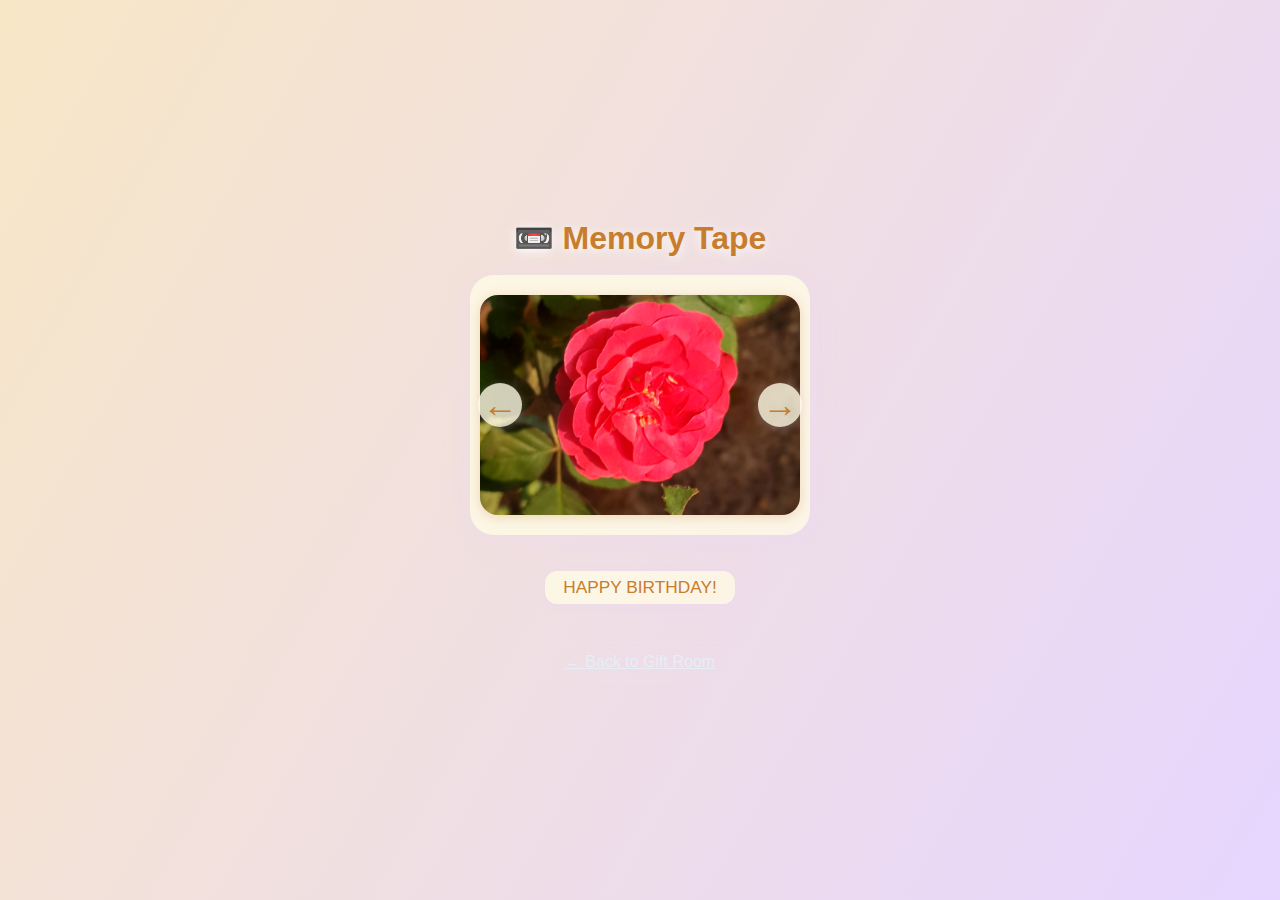
<file: slideshow.html>
<!doctype html>
<html lang="en">
<head>
  <meta charset="utf-8" />
  <meta name="viewport" content="width=device-width,initial-scale=1" />
  <title>Memory Tape 📼</title>
  <link rel="stylesheet" href="assets/style.css">
  <style>
    body {
      background: linear-gradient(120deg, #f8e7c6 0%, #e7d6ff 100%);
      min-height: 100vh;
      margin: 0;
      font-family: 'Segoe UI', 'Arial', sans-serif;
      overflow-x: hidden;
    }
    .tape-container {
      display: flex; flex-direction: column; align-items: center; justify-content: center; min-height: 100vh;
      position: relative;
    }
    .tape-title {
      font-size: 2em; color: #c77d2c; margin-bottom: 18px; text-shadow: 0 2px 12px #fff;
      font-weight: 700;
    }
    .tape-area {
      position: relative; width: 340px; height: 260px; margin-bottom: 24px;
      display: flex; align-items: center; justify-content: center;
      background: #fffbe6cc; border-radius: 24px; box-shadow: 0 4px 24px #e7d6ff44;
      overflow: hidden;
    }
    .tape-img {
      width: 320px; height: 220px; object-fit: cover; border-radius: 18px; box-shadow: 0 2px 12px #c77d2c44;
      transition: box-shadow 0.4s, transform 0.4s;
      background: #e7d6ff;
    }
    .tape-arrow {
      position: absolute; top: 50%; transform: translateY(-50%);
      font-size: 2.2em; color: #c77d2c; background: #fffbe6cc; border-radius: 50%; width: 44px; height: 44px;
      display: flex; align-items: center; justify-content: center; cursor: pointer; user-select: none;
      box-shadow: 0 2px 8px #e7d6ff44;
      transition: background 0.2s;
      z-index: 2;
    }
    .tape-arrow:hover { background: #e7d6ffcc; }
    .tape-arrow.left { left: 8px; }
    .tape-arrow.right { right: 8px; }
    .tape-caption {
      margin-top: 12px; font-size: 1.08em; color: #c77d2c; text-align: center; font-weight: 500;
      background: #fffbe6cc; border-radius: 12px; padding: 6px 18px; box-shadow: 0 2px 8px #e7d6ff44;
      min-height: 32px;
    }
    .tape-back {
      margin-top: 38px;
    }
    .tape-anim {
      animation: tapeMove 1.2s;
    }
    @keyframes tapeMove {
      0% { transform: scale(0.98) translateY(12px);}
      50% { transform: scale(1.03) translateY(-8px);}
      100% { transform: scale(1) translateY(0);}
    }
  </style>
</head>
<body>
  <div class="tape-container">
    <div class="tape-title">📼 Memory Tape</div>
    <div class="tape-area">
      <div class="tape-arrow left" id="arrowLeft">&#8592;</div>
      <img src="images/flower.jpg" alt="Memory 1" class="tape-img tape-anim" id="tapeImg">
      <div class="tape-arrow right" id="arrowRight">&#8594;</div>
    </div>
    <div class="tape-caption" id="tapeCaption">HAPPY BIRTHDAY!</div>
    <a href="giftroom.html" class="btn tape-back">&#8592; Back to Gift Room</a>
  </div>
  <script>
    // Images and captions (add more as needed)
    const images = [
      { src: "images/happy_bday_dogs.jpg", caption: "HAPPY BIRTHDAY!" },
      { src: "images/20250315_182545.jpg", caption: "HAPPY BIRTHDAY!" },
      { src: "images/20250316_093940.jpg", caption: "HAPPY BIRTHDAY!" }
      // Add more images/captions here if you want!
    ];
    let idx = 0;
    const tapeImg = document.getElementById('tapeImg');
    const tapeCaption = document.getElementById('tapeCaption');
    const arrowLeft = document.getElementById('arrowLeft');
    const arrowRight = document.getElementById('arrowRight');

    function showImg(i) {
      tapeImg.classList.remove('tape-anim');
      setTimeout(() => {
        tapeImg.src = images[i].src;
        tapeImg.alt = images[i].caption;
        tapeCaption.textContent = images[i].caption;
        tapeImg.classList.add('tape-anim');
      }, 120);
    }

    arrowLeft.onclick = () => {
      idx = (idx - 1 + images.length) % images.length;
      showImg(idx);
    };
    arrowRight.onclick = () => {
      idx = (idx + 1) % images.length;
      showImg(idx);
    };
  </script>
</body>
</html>
</file>
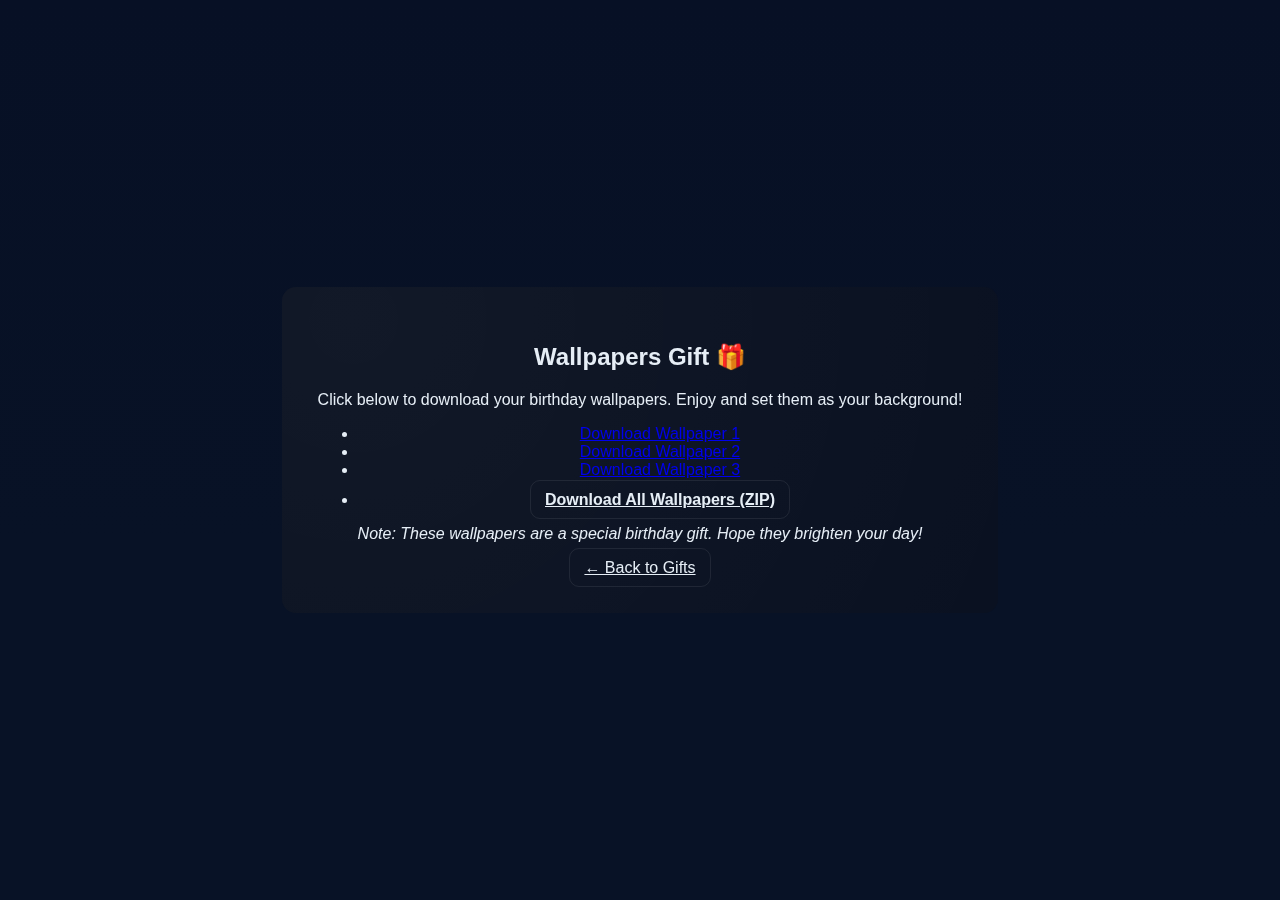
<file: wallpapers.html>
<!doctype html>
<html lang="en">
<head>
  <meta charset="utf-8" />
  <meta name="viewport" content="width=device-width,initial-scale=1" />
  <title>Wallpapers Gift 🎁</title>
  <link rel="stylesheet" href="assets/style.css">
</head>
<body class="portal">
  <div class="overlay">
    <div class="portal-card">
      <h2>Wallpapers Gift 🎁</h2>
      <p>Click below to download your birthday wallpapers. Enjoy and set them as your background!</p>
      <ul>
        <li><a href="images/Wallpaper_1.zip" download>Download Wallpaper 1</a></li>
        <li><a href="images/Wallpaper_2.zip" download>Download Wallpaper 2</a></li>
        <li><a href="images/Wallpaper_3.zip" download>Download Wallpaper 3</a></li>
        <li style="margin-top:12px;">
          <a href="images/Wallpaper_1.zip, images/Wallpaper_2.zip, images/Wallpaper_3.zip" download class="btn" style="font-weight:bold;">Download All Wallpapers (ZIP)</a>
        </li>
      </ul>
      <p style="font-style:italic;">Note: These wallpapers are a special birthday gift. Hope they brighten your day!</p>
      <a href="index.html" class="btn" style="margin-top:20px;">&#8592; Back to Gifts</a>
    </div>
  </div>
</body>
</html>
</file>
<file: style.css>
:root{
  --bg:#0f1724;
  --card:#0b1220cc;
  --accent:#ff7ab6;
  --muted:#9aa4b2;
}
*{box-sizing:border-box}
body{margin:0;font-family:Inter,Segoe UI,Arial;background:linear-gradient(180deg,#071025 0%, #081226 60%);color:#e6eef6;cursor:url('data:image/svg+xml;utf8,<svg xmlns="http://www.w3.org/2000/svg" width="32" height="32"><text y="24" font-size="24">💖</text></svg>') 16 16, auto;}
.overlay{min-height:100vh;display:flex;align-items:center;justify-content:center}
.portal-card{background:radial-gradient(circle at 10% 10%, rgba(255,255,255,0.03), transparent),var(--card);padding:36px;border-radius:14px;backdrop-filter:blur(6px);text-align:center;max-width:760px;margin:24px;position:relative}
h1{font-size:32px;margin:0 0 8px}
.tag{color:var(--muted);margin-bottom:18px}
.controls{display:flex;gap:12px;justify-content:center;margin-bottom:8px}
.btn{background:transparent;border:1px solid rgba(255,255,255,0.08);color:inherit;padding:10px 14px;border-radius:10px;cursor:pointer}
.btn.primary{background:linear-gradient(90deg,var(--accent),#7af2ff);color:#06111a;border:none;box-shadow:0 6px 18px rgba(0,0,0,0.4)}
.small{font-size:13px;color:var(--muted)}
.confetti{position:fixed;left:0;top:0;width:100%;height:100%;pointer-events:none}
.sparkle{position:absolute;pointer-events:none;font-size:22px;z-index:999;animation:sparkleFade .6s linear;will-change:transform,opacity;}
@keyframes sparkleFade{0%{opacity:1;transform:scale(1)}100%{opacity:0;transform:scale(0.6) translateY(-18px);}}

/* Banner shown at page open for 10s */
.banner{position:absolute;left:50%;transform:translateX(-50%);top:-80px;background:linear-gradient(90deg,var(--accent),#7af2ff);color:#06111a;padding:16px 30px;border-radius:12px;font-weight:800;letter-spacing:1px;font-size:20px;box-shadow:0 16px 40px rgba(0,0,0,0.55);opacity:0;transition:opacity .3s,top .4s;z-index:80}
.banner.show{opacity:1;top:18px;animation:banner-sway 6s ease-in-out infinite}

/* portal top layout: photo frame + text */
.portal-top{display:flex;gap:18px;align-items:center;justify-content:center;margin-bottom:18px}
.photo-frame{width:180px;height:180px;border-radius:12px;overflow:hidden;padding:6px;background:linear-gradient(180deg,rgba(255,255,255,0.03),transparent);box-shadow:0 8px 32px rgba(0,0,0,0.55)}
.photo-frame img{width:100%;height:100%;object-fit:cover;display:block}
.portal-text{text-align:left}

/* Gift room */
.gr-header{display:flex;justify-content:space-between;align-items:center;padding:18px 28px;background:linear-gradient(180deg,rgba(255,255,255,0.02),transparent);}
.room{padding:40px;text-align:center}

/* Intro letter above gifts */
.intro-letter{display:flex;flex-direction:column;align-items:center;justify-content:center;margin-bottom:0;}
.letter-card{background:linear-gradient(120deg,#ffd36b 40%,#ff7ab6 100%);color:#06111a;padding:32px 28px 18px 28px;border-radius:18px;box-shadow:0 8px 32px rgba(0,0,0,0.12);max-width:520px;margin:0 auto 0 auto;text-align:left;font-size:18px;line-height:1.5;}
.letter-card h2{margin-top:0;margin-bottom:12px;font-size:26px;}
.scroll-cue{margin:18px 0 0 0;font-size:22px;color:#ff7ab6;text-align:center;letter-spacing:1px;animation:scrollCueAnim 1.8s infinite alternate;}
@keyframes scrollCueAnim{0%{opacity:0.7;transform:translateY(0)}100%{opacity:1;transform:translateY(10px)}}

/* Grid layout for gifts */
.gifts{display:flex;flex-wrap:wrap;gap:28px;justify-content:center;margin-top:28px}
.gift.giftbox{width:120px;height:120px;display:flex;flex-direction:column;align-items:center;justify-content:center;cursor:pointer;position:relative;transition:transform .28s,box-shadow .28s;}
.giftbox .box-lid{width:80px;height:28px;background:#fff;border-radius:8px 8px 0 0;box-shadow:0 2px 8px rgba(0,0,0,0.12);position:absolute;top:18px;left:20px;z-index:2;}
.giftbox .box-base{width:80px;height:56px;border-radius:0 0 10px 10px;box-shadow:0 8px 24px rgba(0,0,0,0.18);position:absolute;top:46px;left:20px;z-index:1;}
.gift-emoji{font-size:32px;position:absolute;top:0;left:50%;transform:translateX(-50%);z-index:3;}
.gift-label{font-size:15px;margin-top:90px;color:#fff;text-shadow:0 2px 8px #000,0 0 2px #fff;font-weight:600;letter-spacing:0.5px;position:relative;z-index:4;}
.gift.giftbox:hover{transform:scale(1.08) rotate(-2deg);z-index:3;box-shadow:0 18px 36px rgba(0,0,0,0.18);}
.gift.wiggle{animation:wiggle 1.6s ease-in-out infinite;}

/* Unique colors for each gift */
.color1 .box-base{background:linear-gradient(180deg,#ff7ab6 60%,#ffd36b 100%)}
.color1 .box-lid{background:#ff7ab6}
.color2 .box-base{background:linear-gradient(180deg,#7af2ff 60%,#9bffb3 100%)}
.color2 .box-lid{background:#7af2ff}
.color3 .box-base{background:linear-gradient(180deg,#ffd36b 60%,#ff7ab6 100%)}
.color3 .box-lid{background:#ffd36b}
.color4 .box-base{background:linear-gradient(180deg,#c7b3ff 60%,#7af2ff 100%)}
.color4 .box-lid{background:#c7b3ff}
.color5 .box-base{background:linear-gradient(180deg,#9bffb3 60%,#ffd36b 100%)}
.color5 .box-lid{background:#9bffb3}
.color6 .box-base{background:linear-gradient(180deg,#ff7ab6 60%,#c7b3ff 100%)}
.color6 .box-lid{background:#c7b3ff}
.color7 .box-base{background:linear-gradient(180deg,#ffd36b 60%,#7af2ff 100%)}
.color7 .box-lid{background:#ffd36b}
.color8 .box-base{background:linear-gradient(180deg,#c7b3ff 60%,#9bffb3 100%)}
.color8 .box-lid{background:#9bffb3}
.color9 .box-base{background:linear-gradient(180deg,#7af2ff 60%,#ff7ab6 100%)}
.color9 .box-lid{background:#7af2ff}
.color10 .box-base{background:linear-gradient(180deg,#ff7ab6 60%,#c7b3ff 100%)}
.color10 .box-lid{background:#ff7ab6}
.gift.secret .box-base{border:2px dashed #fff}
.gift.secret .box-lid{border:2px dashed #fff}


/* wiggle until clicked */
.gift.wiggle{animation:wiggle 1.6s ease-in-out infinite}
@keyframes wiggle{0%{transform:translateY(0)}25%{transform:translateY(-6px) rotate(-1deg)}50%{transform:translateY(0)}75%{transform:translateY(-6px) rotate(1deg)}100%{transform:translateY(0)}}

/* progress and emoji cloud */
.room-top{display:flex;justify-content:space-between;align-items:center;gap:12px;margin-bottom:8px}
.progress{color:var(--muted);font-weight:600}
.progress-bar{background:rgba(255,255,255,0.04);height:10px;border-radius:8px;overflow:hidden;width:180px;margin-top:6px}
#progressFill{height:100%;background:linear-gradient(90deg,#9bffb3,#7af2ff)}
.emoji-cloud{font-size:18px;color:#ffd36b}

/* cursor sparkles */
.sparkle{position:fixed;pointer-events:none;z-index:200}

/* balloons */
.balloon{position:fixed;left:20%;bottom:-120px;opacity:0.9;font-size:48px;transform:translateY(0);animation:floatUp 10s linear infinite}
@keyframes floatUp{0%{transform:translateY(0)}100%{transform:translateY(-140vh);opacity:0}}

/* button hover text change (small) */
.btn:hover{transform:translateY(-2px)}
.btn.upload-btn{position:relative;overflow:hidden}
.btn.upload-btn input{position:absolute;left:0;top:0;opacity:0}

.modal{position:fixed;inset:0;display:flex;align-items:center;justify-content:center;background:linear-gradient(rgba(2,6,23,0.6),rgba(2,6,23,0.6));z-index:60}
.modal.hidden{display:none}
.modal-inner{background:#081126;padding:22px;border-radius:12px;max-width:820px;width:92%;color:#e9f2ff;position:relative}
.close{position:absolute;right:12px;top:10px;background:transparent;border:none;color:var(--muted);font-size:20px;cursor:pointer}

/* responsive */
@media (max-width:520px){.gift{width:100px;height:100px;font-size:28px}}
@media (max-width:600px){.portal-top{flex-direction:column}.portal-text{text-align:center}}

@keyframes banner-sway{
  0%{transform:translateX(-50%) translateY(0)}
  25%{transform:translateX(-48%) translateY(0)}
  50%{transform:translateX(-50%) translateY(0)}
  75%{transform:translateX(-52%) translateY(0)}
  100%{transform:translateX(-50%) translateY(0)}
}
</file>
<file: assets/style.css>
:root{
  --bg:#0f1724;
  --card:#0b1220cc;
  --accent:#ff7ab6;
  --muted:#9aa4b2;
}
*{box-sizing:border-box}
body{margin:0;font-family:Inter,Segoe UI,Arial;background:linear-gradient(180deg,#071025 0%, #081226 60%);color:#e6eef6;cursor:url('data:image/svg+xml;utf8,<svg xmlns="http://www.w3.org/2000/svg" width="32" height="32"><text y="24" font-size="24">💖</text></svg>') 16 16, auto;}
.overlay{min-height:100vh;display:flex;align-items:center;justify-content:center}
.portal-card{background:radial-gradient(circle at 10% 10%, rgba(255,255,255,0.03), transparent),var(--card);padding:36px;border-radius:14px;backdrop-filter:blur(6px);text-align:center;max-width:760px;margin:24px;position:relative}
h1{font-size:32px;margin:0 0 8px}
.tag{color:var(--muted);margin-bottom:18px}
.controls{display:flex;gap:12px;justify-content:center;margin-bottom:8px}
.btn{background:transparent;border:1px solid rgba(255,255,255,0.08);color:inherit;padding:10px 14px;border-radius:10px;cursor:pointer}
.btn.primary{background:linear-gradient(90deg,var(--accent),#7af2ff);color:#06111a;border:none;box-shadow:0 6px 18px rgba(0,0,0,0.4)}
.small{font-size:13px;color:var(--muted)}
.confetti{position:fixed;left:0;top:0;width:100%;height:100%;pointer-events:none}
.sparkle{position:absolute;pointer-events:none;font-size:22px;z-index:999;animation:sparkleFade .6s linear;will-change:transform,opacity;}
@keyframes sparkleFade{0%{opacity:1;transform:scale(1)}100%{opacity:0;transform:scale(0.6) translateY(-18px);}}

/* Banner shown at page open for 10s */
.banner{position:absolute;left:50%;transform:translateX(-50%);top:-80px;background:linear-gradient(90deg,var(--accent),#7af2ff);color:#06111a;padding:16px 30px;border-radius:12px;font-weight:800;letter-spacing:1px;font-size:20px;box-shadow:0 16px 40px rgba(0,0,0,0.55);opacity:0;transition:opacity .3s,top .4s;z-index:80}
.banner.show{opacity:1;top:18px;animation:banner-sway 6s ease-in-out infinite}

/* portal top layout: photo frame + text */
.portal-top{display:flex;gap:18px;align-items:center;justify-content:center;margin-bottom:18px}
.photo-frame{width:180px;height:180px;border-radius:12px;overflow:hidden;padding:6px;background:linear-gradient(180deg,rgba(255,255,255,0.03),transparent);box-shadow:0 8px 32px rgba(0,0,0,0.55)}
.photo-frame img{width:100%;height:100%;object-fit:cover;display:block}
.portal-text{text-align:left}

/* Gift room */
.gr-header{display:flex;justify-content:space-between;align-items:center;padding:18px 28px;background:linear-gradient(180deg,rgba(255,255,255,0.02),transparent);}
.room{padding:40px;text-align:center}

/* Intro letter above gifts */
.intro-letter{display:flex;flex-direction:column;align-items:center;justify-content:center;margin-bottom:0;}
.letter-card{background:linear-gradient(120deg,#ffd36b 40%,#ff7ab6 100%);color:#06111a;padding:32px 28px 18px 28px;border-radius:18px;box-shadow:0 8px 32px rgba(0,0,0,0.12);max-width:520px;margin:0 auto 0 auto;text-align:left;font-size:18px;line-height:1.5;}
.letter-card h2{margin-top:0;margin-bottom:12px;font-size:26px;}
.scroll-cue{margin:18px 0 0 0;font-size:22px;color:#ff7ab6;text-align:center;letter-spacing:1px;animation:scrollCueAnim 1.8s infinite alternate;}
@keyframes scrollCueAnim{0%{opacity:0.7;transform:translateY(0)}100%{opacity:1;transform:translateY(10px)}}

/* Grid layout for gifts */
.gifts{display:flex;flex-wrap:wrap;gap:28px;justify-content:center;margin-top:28px}
.gift.giftbox{width:120px;height:120px;display:flex;flex-direction:column;align-items:center;justify-content:center;cursor:pointer;position:relative;transition:transform .28s,box-shadow .28s;}
.giftbox .box-lid{width:80px;height:28px;background:#fff;border-radius:8px 8px 0 0;box-shadow:0 2px 8px rgba(0,0,0,0.12);position:absolute;top:18px;left:20px;z-index:2;}
.giftbox .box-base{width:80px;height:56px;border-radius:0 0 10px 10px;box-shadow:0 8px 24px rgba(0,0,0,0.18);position:absolute;top:46px;left:20px;z-index:1;}
.gift-emoji{font-size:32px;position:absolute;top:0;left:50%;transform:translateX(-50%);z-index:3;}
.gift-label{font-size:15px;margin-top:90px;color:#fff;text-shadow:0 2px 8px #000,0 0 2px #fff;font-weight:600;letter-spacing:0.5px;position:relative;z-index:4;}
.gift.giftbox:hover{transform:scale(1.08) rotate(-2deg);z-index:3;box-shadow:0 18px 36px rgba(0,0,0,0.18);}
.gift.wiggle{animation:wiggle 1.6s ease-in-out infinite;}

/* Unique colors for each gift */
.color1 .box-base{background:linear-gradient(180deg,#ff7ab6 60%,#ffd36b 100%)}
.color1 .box-lid{background:#ff7ab6}
.color2 .box-base{background:linear-gradient(180deg,#7af2ff 60%,#9bffb3 100%)}
.color2 .box-lid{background:#7af2ff}
.color3 .box-base{background:linear-gradient(180deg,#ffd36b 60%,#ff7ab6 100%)}
.color3 .box-lid{background:#ffd36b}
.color4 .box-base{background:linear-gradient(180deg,#c7b3ff 60%,#7af2ff 100%)}
.color4 .box-lid{background:#c7b3ff}
.color5 .box-base{background:linear-gradient(180deg,#9bffb3 60%,#ffd36b 100%)}
.color5 .box-lid{background:#9bffb3}
.color6 .box-base{background:linear-gradient(180deg,#ff7ab6 60%,#c7b3ff 100%)}
.color6 .box-lid{background:#c7b3ff}
.color7 .box-base{background:linear-gradient(180deg,#ffd36b 60%,#7af2ff 100%)}
.color7 .box-lid{background:#ffd36b}
.color8 .box-base{background:linear-gradient(180deg,#c7b3ff 60%,#9bffb3 100%)}
.color8 .box-lid{background:#9bffb3}
.color9 .box-base{background:linear-gradient(180deg,#7af2ff 60%,#ff7ab6 100%)}
.color9 .box-lid{background:#7af2ff}
.color10 .box-base{background:linear-gradient(180deg,#ff7ab6 60%,#c7b3ff 100%)}
.color10 .box-lid{background:#ff7ab6}
.gift.secret .box-base{border:2px dashed #fff}
.gift.secret .box-lid{border:2px dashed #fff}


/* wiggle until clicked */
.gift.wiggle{animation:wiggle 1.6s ease-in-out infinite}
@keyframes wiggle{0%{transform:translateY(0)}25%{transform:translateY(-6px) rotate(-1deg)}50%{transform:translateY(0)}75%{transform:translateY(-6px) rotate(1deg)}100%{transform:translateY(0)}}

/* progress and emoji cloud */
.room-top{display:flex;justify-content:space-between;align-items:center;gap:12px;margin-bottom:8px}
.progress{color:var(--muted);font-weight:600}
.progress-bar{background:rgba(255,255,255,0.04);height:10px;border-radius:8px;overflow:hidden;width:180px;margin-top:6px}
#progressFill{height:100%;background:linear-gradient(90deg,#9bffb3,#7af2ff)}
.emoji-cloud{font-size:18px;color:#ffd36b}

/* cursor sparkles */
.sparkle{position:fixed;pointer-events:none;z-index:200}

/* balloons */
.balloon{position:fixed;left:20%;bottom:-120px;opacity:0.9;font-size:48px;transform:translateY(0);animation:floatUp 10s linear infinite}
@keyframes floatUp{0%{transform:translateY(0)}100%{transform:translateY(-140vh);opacity:0}}

/* button hover text change (small) */
.btn:hover{transform:translateY(-2px)}
.btn.upload-btn{position:relative;overflow:hidden}
.btn.upload-btn input{position:absolute;left:0;top:0;opacity:0}

.modal{position:fixed;inset:0;display:flex;align-items:center;justify-content:center;background:linear-gradient(rgba(2,6,23,0.6),rgba(2,6,23,0.6));z-index:60}
.modal.hidden{display:none}
.modal-inner{background:#081126;padding:22px;border-radius:12px;max-width:820px;width:92%;color:#e9f2ff;position:relative}
.close{position:absolute;right:12px;top:10px;background:transparent;border:none;color:var(--muted);font-size:20px;cursor:pointer}

/* responsive */
@media (max-width:520px){.gift{width:100px;height:100px;font-size:28px}}
@media (max-width:600px){.portal-top{flex-direction:column}.portal-text{text-align:center}}

@keyframes banner-sway{
  0%{transform:translateX(-50%) translateY(0)}
  25%{transform:translateX(-48%) translateY(0)}
  50%{transform:translateX(-50%) translateY(0)}
  75%{transform:translateX(-52%) translateY(0)}
  100%{transform:translateX(-50%) translateY(0)}
}
</file>
